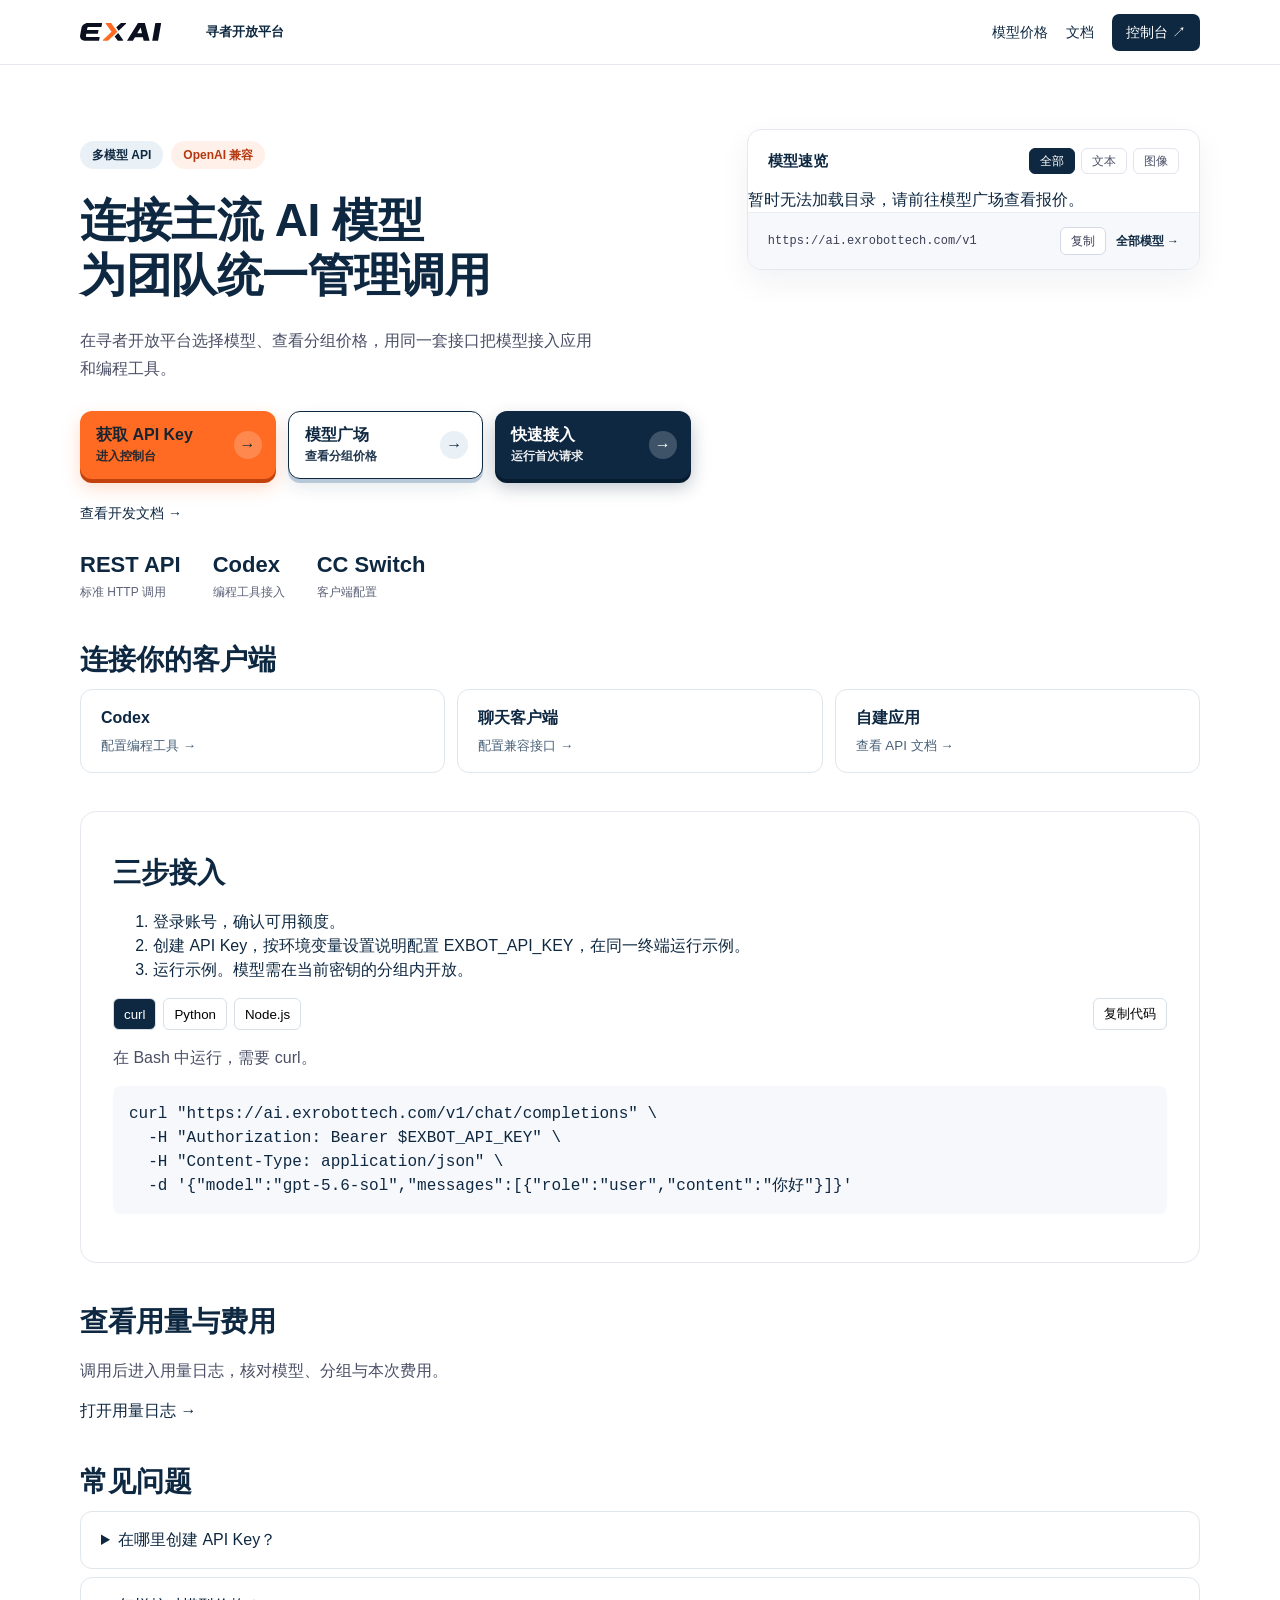
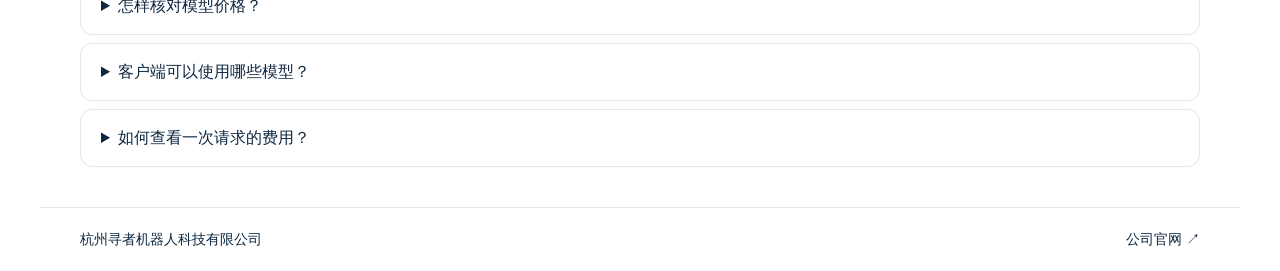
<file: exllm-site/landing/public.html>
<!doctype html>
<html lang="zh-CN">
<head>
<meta charset="utf-8">
<meta name="viewport" content="width=device-width, initial-scale=1">
<link rel="icon" type="image/svg+xml" href="/logo.svg?v=exai">
<title>EXAI | 寻者模型开放平台</title>
<style>
*{box-sizing:border-box}
body{margin:0;color:#0E2841;background:white;font:16px/1.5 Inter,"PingFang SC",sans-serif}
nav,main,footer{max-width:1200px;margin:auto;padding-inline:clamp(16px,3.4vw,40px)}
header{border-bottom:1px solid #e6e8ef}
nav,footer{display:flex;gap:18px;align-items:center;min-height:64px;font-size:14px}
.brand{margin-right:auto;font-size:23px;font-weight:800}.brand small{margin-left:8px;font-size:13px}
a{color:inherit;text-decoration:none}a:hover{text-decoration:underline}
.console{background:#0E2841;color:white;border-radius:7px;padding:8px 14px}
.team,.quick{margin-top:36px;padding:clamp(20px,3vw,32px);border:1px solid #e6e8ef;border-radius:16px}
.team{display:grid;grid-template-columns:1fr 1fr;gap:24px}.team aside{background:#f5f5ff;border-radius:12px;padding:22px}.team aside a,.quick a{color:#0E2841}
h2{margin:8px 0;font-size:clamp(21px,2.3vw,28px)}p{color:#4a4f66}
pre{overflow:auto;background:#f7f8fb;padding:16px;border-radius:8px}
footer{justify-content:space-between;margin-top:40px;border-top:1px solid #e6e8ef}
@media(max-width:760px){.brand small{display:none}.team{grid-template-columns:1fr}}
.hh-models{flex:.9 1 400px;min-width:300px;border:1px solid #e6e8f0;border-radius:14px;background:#fff;box-shadow:0 12px 32px #0E28410f;display:flex;flex-direction:column;overflow:hidden}
.hh-models-h{display:flex;align-items:center;justify-content:space-between;gap:12px;padding:18px 20px 14px}
.hh-models-h b{font-size:15px}
.hh-chips{display:flex;gap:6px}
.hh-chip{border:1px solid #e2e4ee;border-radius:6px;padding:3px 10px;color:#4a4f66;background:#fff;font:inherit;font-size:12px;cursor:pointer}
.hh-chip--on{background:#0E2841;border-color:#0E2841;color:#fff}
.hh-mrow{display:flex;align-items:center;gap:14px;padding:14px 20px;border-top:1px solid #f0f1f6}
.hh-mlogo{width:34px;height:34px;border-radius:8px;background:#f2f3f8;color:#3b3f55;font-size:11px;font-weight:700;display:flex;align-items:center;justify-content:center;flex-shrink:0;overflow:hidden}
.hh-mlogo img{width:100%;height:100%;-o-object-fit:contain;object-fit:contain}
.hh-minfo{flex:1;min-width:0;display:flex;flex-direction:column;gap:2px}
.hh-mid{font-family:ui-monospace,JetBrains Mono,monospace;font-size:14px;font-weight:500;overflow:hidden;text-overflow:ellipsis;white-space:nowrap}
.hh-minfo span:last-child:not(.hh-mid){font-size:12px;color:#5d6278}
.hh-mprice{font-size:12px;color:#5d6278;white-space:nowrap}
.hh-mtry{height:30px;padding:0 12px;border:0;border-radius:7px;background:#eaf1f6;color:#0E2841;font-size:13px;font-weight:600;cursor:pointer}
.hh-mtry:hover{background:#e0e4ff}
.hh-models-f{margin-top:auto;padding:14px 20px;background:#f7f8fb;border-top:1px solid #ecedf3;display:flex;align-items:center;gap:10px}
.hh-base{flex:1;min-width:0;font-size:12px;color:#3b3f55;overflow:hidden;white-space:nowrap;text-overflow:ellipsis;font-family:ui-monospace,JetBrains Mono,monospace}
.hh-copy,.hh-all{border:0;background:transparent;font:inherit;cursor:pointer}
.hh-copy{height:28px;padding:0 10px;border-radius:6px;border:1px solid #d5d8e6;background:#fff;color:#3b3f55;font-size:12px}
.hh-all{font-size:12px;font-weight:600;color:#0E2841;white-space:nowrap}
.hh-models-empty{margin:0;padding:28px 18px;font-size:13px;color:#5d6278}
.hh-models-skel{display:flex;flex-direction:column}
.hh-models-skel-row{height:56px;border-top:1px solid #f0f1f6;background:linear-gradient(90deg,#f7f8fb,#eef0f6,#f7f8fb);background-size:200% 100%;animation:hh-shimmer-3fb04b36 1.2s ease-in-out infinite}
@keyframes hh-shimmer-3fb04b36{0%{background-position:100% 0}
to{background-position:-100% 0}
}
@media(max-width:1180px){.hh-models{min-width:0;width:100%;flex:none}
}
@media(max-width:760px){.hh-mprice,.hh-chips{display:none}
}
.hh-plans{display:grid;grid-template-columns:repeat(3,minmax(0,1fr));-moz-column-gap:12px;column-gap:12px;row-gap:10px;padding-top:4px}
.cbtn{position:relative;display:flex;align-items:center;justify-content:space-between;gap:8px;height:68px;min-width:0;padding:0 14px 0 16px;border-radius:12px;font:inherit;font-weight:700;cursor:pointer;transition:transform .12s ease,box-shadow .12s ease,background-color .12s ease}
.cbtn-t{display:flex;flex-direction:column;gap:3px;min-width:0;text-align:left}
.cbtn-t b{font-size:16px;line-height:1.2;display:flex;align-items:center;gap:6px;white-space:nowrap}
.cbtn-t small{font-size:12px;font-weight:600;opacity:.92;white-space:nowrap;overflow:hidden;text-overflow:ellipsis}
.cbtn-arr{width:28px;height:28px;border-radius:999px;display:flex;align-items:center;justify-content:center;flex-shrink:0}
.cbtn:hover{transform:translateY(-1px)}
.cbtn:active{transform:translateY(1px)}
.cbtn:focus-visible{outline:3px solid #a5b4fc;outline-offset:2px}
.cbtn-mono{font-family:ui-monospace,JetBrains Mono,monospace;letter-spacing:.5px}
.cbtn--cp{background:#FF6B23;color:#fff;border:0;box-shadow:0 4px #c2410c,0 8px 18px #FF6B2340}
.cbtn--cp:hover{background:#f0661c}
.cbtn--cp:active{box-shadow:0 1px #c2410c,0 3px 8px #FF6B2340}
.cbtn--cp .cbtn-arr{background:#fff3}
.cbtn-lim{font-size:11px;font-weight:700;background:#fff;color:#c2410c;border-radius:4px;padding:1px 5px}
.cbtn--tp{background:#fff;color:#0E2841;border:1.5px solid #0E2841;box-shadow:0 4px #b7c9d8,0 8px 18px #0E28411a}
.cbtn--tp:hover{background:#f7f7ff}
.cbtn--tp:active{box-shadow:0 1px #b7c9d8}
.cbtn--tp .cbtn-t b{color:#0E2841}
.cbtn--tp .cbtn-arr{background:#eaf1f6;color:#0E2841}
.cbtn-price{font-size:12px;font-weight:600;color:#0E2841;background:#eaf1f6;border-radius:4px;padding:1px 6px}
.cbtn--free{background:#0E2841;color:#fff;border:0;box-shadow:0 4px #081c30,0 8px 18px #0E284147}
.cbtn--free:hover{background:#214260}
.cbtn--free:active{box-shadow:0 1px #081c30}
.cbtn--free .cbtn-arr{background:#fff3}
@media(max-width:760px){.hh-plans{grid-template-columns:1fr}
.cbtn{height:60px}
}
.hh-hero{display:flex;flex-wrap:wrap;align-items:flex-start;gap:56px;padding-top:64px}
.hh-hero-l{flex:1.2 1 540px;min-width:0;display:flex;flex-direction:column;gap:24px;padding-top:12px}
.hh-tags{display:flex;gap:8px;flex-wrap:wrap}
.hh-tag{font-size:12px;font-weight:600;border-radius:999px;padding:5px 12px}
.hh-tag--b{color:#0E2841;background:#eaf1f6}
.hh-tag--o{color:#b4380f;background:#fff1ea}
.hh-title{margin:0;font-size:46px;line-height:1.2;font-weight:700;letter-spacing:-.4px}
.hh-lead{margin:0;font-size:16px;line-height:1.75;color:#4a4f66;max-width:520px}
.hh-doc-link{align-self:flex-start;border:0;background:transparent;color:#0E2841;font:inherit;font-size:14px;font-weight:500;padding:0;cursor:pointer}
.hh-doc-link:hover{color:#312e81}
.hh-stats{display:flex;gap:20px 32px;flex-wrap:wrap}
.hh-stat{display:flex;flex-direction:column;gap:2px}
.hh-stat b{font-size:22px;font-weight:700}
.hh-stat span{font-size:12px;color:#5d6278}
.home-hero-invite{margin-top:clamp(1.75rem,3.5vw,2.5rem)}
.home-after-hero{padding-top:clamp(1.5rem,3vw,2.25rem)}
@media(max-height:860px){.hh-hero{padding-top:28px;gap:32px}
.hh-hero-l{gap:14px;padding-top:0}
.hh-title{font-size:40px}
}
@media(max-width:1180px){.hh-hero{flex-direction:column;gap:32px;padding-top:40px}
.hh-hero .hh-models{flex:none;width:100%}
.hh-title{font-size:36px}
.hh-hero-l{flex-basis:auto;gap:18px;padding-top:0}
}
@media(max-width:760px){.hh-hero{padding-top:24px;gap:24px}
.hh-hero-l{gap:16px}
.hh-title{font-size:30px;line-height:1.25}
.hh-lead{font-size:15px}
.hh-stats{gap:16px 24px}
.hh-stat b{font-size:18px}
}


.brand{display:flex;align-items:center;gap:6px}.brand svg{width:112px;height:auto}
.block{margin:38px 0}.clients{display:grid;grid-template-columns:repeat(auto-fit,minmax(min(100%,210px),1fr));gap:12px}
.clients a,details{border:1px solid #dfe6ec;border-radius:12px;padding:16px 20px}.clients small{display:block;color:#486078;margin-top:6px}
details{margin-top:8px}summary,button{cursor:pointer}.toolbar{display:flex;flex-wrap:wrap;gap:7px}.toolbar button{border:1px solid #d6dfe6;background:white;border-radius:6px;padding:6px 10px}.toolbar button[aria-pressed=true]{background:#0E2841;color:white}#copy-code{margin-left:auto}.hh-mtry{display:inline-flex;align-items:center}.cbtn--cp{color:#182430}
@media(max-width:760px){.hh-chips{display:flex}nav{gap:12px}.brand svg{width:85px}}
</style>
</head>
<body><header>
<nav aria-label="主导航"><a class="brand" href="https://ai.exrobottech.com/" aria-label="EXAI 首页"><svg width="126" height="21" viewBox="0 0 126 21" color="#0B1020" aria-hidden="true"><path d="M24.4447 0.0586548H8.60826C5.26426 0.0586548 2.07652 2.76565 1.48668 6.10391L0.0943217 13.9902C-0.494346 17.3261 1.73343 20.0319 5.07391 20.0355L20.9127 20.0542C21.17 20.0542 21.4156 19.8466 21.4614 19.5896L22.0689 16.1469C22.1147 15.8899 21.942 15.6822 21.6858 15.6822H7.77872C7.00676 15.6822 6.49212 15.058 6.62841 14.2871L7.00206 12.1715H19.6296C19.8869 12.1715 20.1325 11.9638 20.1772 11.7068L20.7846 8.26294C20.8305 8.00596 20.6577 7.79828 20.4016 7.79828H7.77402L8.12182 5.82934C8.25812 5.05843 8.99366 4.43419 9.76562 4.43419H23.6727C23.9301 4.43419 24.1756 4.2265 24.2203 3.96953L24.8278 0.52566C24.8736 0.26869 24.7009 0.0610015 24.4447 0.0610015V0.0586548Z" fill="currentColor"/>
    <path d="M42.9667 11.3149L39.0059 15.0721L42.3193 19.8102C42.3898 19.9111 42.5073 19.9686 42.6413 19.9686H47.9933C48.3928 19.9686 48.6901 19.4981 48.4798 19.1977L42.9656 11.3149H42.9667Z" fill="currentColor"/>
    <path d="M51.5199 0H46.1678C46.0339 0 45.8952 0.0574957 45.7895 0.158406L40.8029 4.89652L43.436 8.65368L51.7337 0.770911C52.0498 0.470526 51.9194 0 51.5199 0Z" fill="currentColor"/>
    <path d="M39.4038 6.22713L35.1621 0.158406C35.0916 0.0574957 34.9741 0 34.8402 0H29.4928C29.0933 0 28.796 0.470526 29.0064 0.770911L35.45 9.9843L25.7528 19.1977C25.4367 19.4981 25.5672 19.9686 25.9667 19.9686H31.314C31.448 19.9686 31.5866 19.9111 31.6924 19.8102L38.0772 13.7426L42.0381 9.98547L39.405 6.22831L39.4038 6.22713Z" fill="#FF6B23"/>
    <path fill="currentColor" fill-rule="evenodd" d="M52.8453 20.0272L65.2053 0.0585938H72.9653L78.2753 20.0272H71.6553L70.7253 15.9672H61.8553L59.4653 20.0272H52.8453ZM64.4353 11.594H69.7253L68.2253 5.074L64.4353 11.594Z"/>
    <path fill="currentColor" d="M85.205 0.0585938H90.861C91.118 0.0585938 91.290 0.266282 91.245 0.523253L87.884 19.5625C87.839 19.8195 87.593 20.0272 87.336 20.0272H81.68C81.423 20.0272 81.251 19.8195 81.296 19.5625L84.657 0.523253C84.702 0.266282 84.948 0.0585938 85.205 0.0585938Z"/></svg><small>寻者开放平台</small></a><a href="/pricing">模型价格</a><a href="https://ai.exrobottech.com/docs/">文档</a><a class="console" href="https://ai.exrobottech.com/dashboard">控制台 ↗</a></nav></header>
<main>
<section class="hh-hero" aria-label="模型接入">
<div class="hh-hero-l">
<div class="hh-tags"><span class="hh-tag hh-tag--b">多模型 API</span><span class="hh-tag hh-tag--o">OpenAI 兼容</span></div>
<h1 class="hh-title">连接主流 AI 模型<br>为团队统一管理调用</h1>
<p class="hh-lead">在寻者开放平台选择模型、查看分组价格，用同一套接口把模型接入应用和编程工具。</p>
<div class="hh-plans">
<a class="cbtn cbtn--cp" href="https://ai.exrobottech.com/keys"><span class="cbtn-t"><b>获取 API Key</b><small>进入控制台</small></span><span class="cbtn-arr">→</span></a>
<a class="cbtn cbtn--tp" href="/pricing"><span class="cbtn-t"><b>模型广场</b><small>查看分组价格</small></span><span class="cbtn-arr">→</span></a>
<a class="cbtn cbtn--free" href="#start"><span class="cbtn-t"><b>快速接入</b><small>运行首次请求</small></span><span class="cbtn-arr">→</span></a>
</div>
<a class="hh-doc-link" href="https://ai.exrobottech.com/docs/">查看开发文档 →</a>
<div class="hh-stats"><div class="hh-stat"><b>REST API</b><span>标准 HTTP 调用</span></div><div class="hh-stat"><b>Codex</b><span>编程工具接入</span></div><div class="hh-stat"><b>CC Switch</b><span>客户端配置</span></div></div>
</div>
<section class="hh-models" id="models"><div class="hh-models-h"><b>模型速览</b><div class="hh-chips" aria-label="模型分类" role="group"><button class="hh-chip hh-chip--on" aria-pressed="true">全部</button><button class="hh-chip" aria-pressed="false">文本</button><button class="hh-chip" aria-pressed="false">图像</button></div></div>
<div id="results" aria-live="polite"></div><div class="hh-models-f"><code class="hh-base">https://ai.exrobottech.com/v1</code><button id="copy" class="hh-copy">复制</button><a class="hh-all" href="/pricing">全部模型 →</a></div></section>
</section>
<section class="block"><h2>连接你的客户端</h2><div class="clients"><a href="https://ai.exrobottech.com/docs/codex/"><b>Codex</b><small>配置编程工具 →</small></a><a href="https://ai.exrobottech.com/docs/clients/"><b>聊天客户端</b><small>配置兼容接口 →</small></a><a href="https://ai.exrobottech.com/docs/api/"><b>自建应用</b><small>查看 API 文档 →</small></a></div></section>
<section class="quick" id="start"><h2>三步接入</h2><ol><li><a href="https://ai.exrobottech.com/sign-in">登录账号</a>，确认可用额度。</li><li><a href="https://ai.exrobottech.com/keys">创建 API Key</a>，按<a href="https://ai.exrobottech.com/docs/clients/">环境变量设置说明</a>配置 EXBOT_API_KEY，在同一终端运行示例。</li><li>运行示例。模型需在当前密钥的分组内开放。</li></ol>
<div class="toolbar" role="group" aria-label="示例语言"><button data-lang="curl" aria-pressed="true">curl</button><button data-lang="Python" aria-pressed="false">Python</button><button data-lang="Node.js" aria-pressed="false">Node.js</button><button id="copy-code">复制代码</button></div><p id="runtime">在 Bash 中运行，需要 curl。</p><pre><code id="sample"></code></pre></section>
<section class="block"><h2>查看用量与费用</h2><p>调用后进入用量日志，核对模型、分组与本次费用。</p><a href="https://ai.exrobottech.com/usage-logs">打开用量日志 →</a></section>
<section class="block"><h2>常见问题</h2>
<details><summary>在哪里创建 API Key？</summary><p>登录后进入「令牌」创建密钥。为不同设备分别创建密钥，便于撤销。</p></details>
<details><summary>怎样核对模型价格？</summary><p>在模型广场选择可用分组，查看计费详情中的币种、输入和输出单价或按次价格。实际费用可在用量日志核对。</p></details>
<details><summary>客户端可以使用哪些模型？</summary><p>模型需同时支持客户端请求的协议，并在当前令牌分组内开放。配置步骤见对应客户端文档。</p></details>
<details><summary>如何查看一次请求的费用？</summary><p>登录控制台，在用量日志中按调用时间和模型查找对应记录。</p></details></section>
</main><footer><span>杭州寻者机器人科技有限公司</span><a href="https://www.exrobottech.com/">公司官网 ↗</a></footer>
<script type="module">
const copy = document.querySelector('#copy')
copy.addEventListener('click', async () => {
  try {
    await navigator.clipboard.writeText('https://ai.exrobottech.com/v1')
    copy.textContent = '已复制'
  } catch {
    copy.textContent = '请选中地址复制'
  }
})
const endpoint = 'https://ai.exrobottech.com/v1/chat/completions'
const model = 'gpt-5.6-sol'
const payload = { model, messages: [{role:'user', content:'你好'}] }
const samples = {
  curl: `curl "${endpoint}" \\
  -H "Authorization: Bearer $EXBOT_API_KEY" \\
  -H "Content-Type: application/json" \\
  -d '${JSON.stringify(payload)}'`,
  Python: `import os
import requests

response = requests.post(
    "${endpoint}",
    headers={"Authorization": "Bearer " + os.environ["EXBOT_API_KEY"]},
    json=${JSON.stringify(payload)},
    timeout=60,
)
response.raise_for_status()
print(response.json()["choices"][0]["message"]["content"])`,
  'Node.js': `const response = await fetch("${endpoint}", {
  method: "POST",
  headers: {
    Authorization: "Bearer " + process.env.EXBOT_API_KEY,
    "Content-Type": "application/json",
  },
  body: JSON.stringify(${JSON.stringify(payload)}),
})
if (!response.ok) throw new Error(await response.text())
console.log((await response.json()).choices[0].message.content)`,
}
const sample = document.querySelector('#sample')
sample.textContent = samples.curl
const prerequisites = {
  curl: '在 Bash 中运行，需要 curl。',
  Python: '使用 Python 3，先运行 python3 -m pip install requests，再用同一解释器执行脚本。',
  'Node.js': '使用 Node.js 18 或更高版本。将示例保存为 example.mjs，再运行 node example.mjs。',
}
const languages = document.querySelectorAll('[data-lang]')
const copyCode = document.querySelector('#copy-code')
for (const button of languages) {
  button.onclick = () => {
    sample.textContent = samples[button.dataset.lang]
    document.querySelector('#runtime').textContent = prerequisites[button.dataset.lang]
    for (const sibling of languages) sibling.setAttribute('aria-pressed', String(sibling === button))
    copyCode.textContent = '复制代码'
  }
}
copyCode.onclick = async () => {
  try {
    await navigator.clipboard.writeText(sample.textContent)
    copyCode.textContent = '已复制'
  } catch { copyCode.textContent = '请选中代码复制' }
}
const results = document.querySelector('#results')
const chips = document.querySelectorAll('.hh-chip')
let models = []
let category = '全部'
function render() {
  results.replaceChildren()
  for (const {name,group,kind} of models.filter(row => category === '全部' || row.kind === category).slice(0,5)) {
    const row = document.createElement('div')
    row.className = 'hh-mrow'
    row.innerHTML = '<span class="hh-mlogo"></span><div class="hh-minfo"><span class="hh-mid"></span><span></span></div><a class="hh-mtry" href="/pricing">查价</a>'
    row.firstChild.textContent = name.slice(0,2).toUpperCase()
    row.querySelector('.hh-mid').textContent = name
    row.querySelector('.hh-minfo').lastChild.textContent = group
    results.append(row)
  }
  if (!results.children.length) results.textContent = '当前暂无可展示的分组报价，请查看模型广场。'
}
for (const chip of chips) {
  chip.onclick = () => {
    category = chip.textContent
    for (const item of chips) {
      item.classList.toggle('hh-chip--on', item === chip)
      item.setAttribute('aria-pressed', String(item === chip))
    }
    render()
  }
}
results.textContent = '正在读取模型目录…'
try {
  const response = await fetch('https://ai.exrobottech.com/api/pricing', {cache:'no-store'})
  if (!response.ok) throw new Error()
  const {data,usable_group,group_ratio} = await response.json()
  models = data.flatMap(entry => entry.enable_groups.filter(id =>
    Object.hasOwn(usable_group,id) && Object.hasOwn(group_ratio,id)
  ).map(id => ({name:entry.model_name, group:usable_group[id], kind:id === 'image' ? '图像' : '文本'})))
  render()
} catch { results.textContent = '暂时无法加载目录，请前往模型广场查看报价。' }
</script></body></html>
</file>
